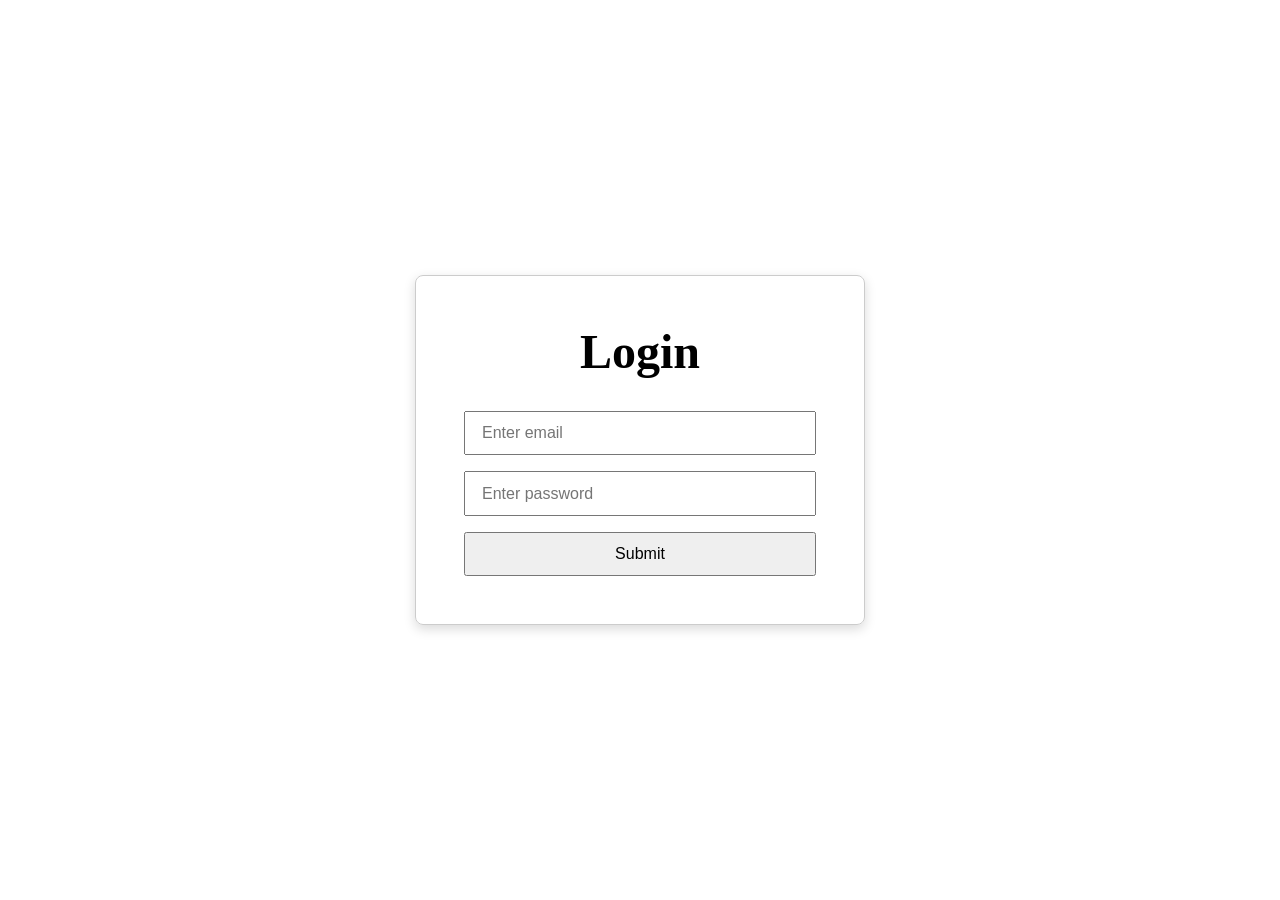
<file: index.html>
<!DOCTYPE html>
<html lang="en">

<head>
    <meta charset="UTF-8">
    <meta name="viewport" content="width=device-width, initial-scale=1.0">
    <title>Login</title>
    <link rel="stylesheet" href="login/loginStyle.css">
</head>

<body>
    <div class="login">
        <h1>Login</h1>
        <form action="#" class="form">
            <input type="email" name="email" id="userEmail" placeholder="Enter email">
            <input type="password" name="password" id="password" placeholder="Enter password">
            <button type="submit">Submit</button>
        </form>
    </div>

    <script src="login/loginJS.js"></script>
</body>

</html>
</file>
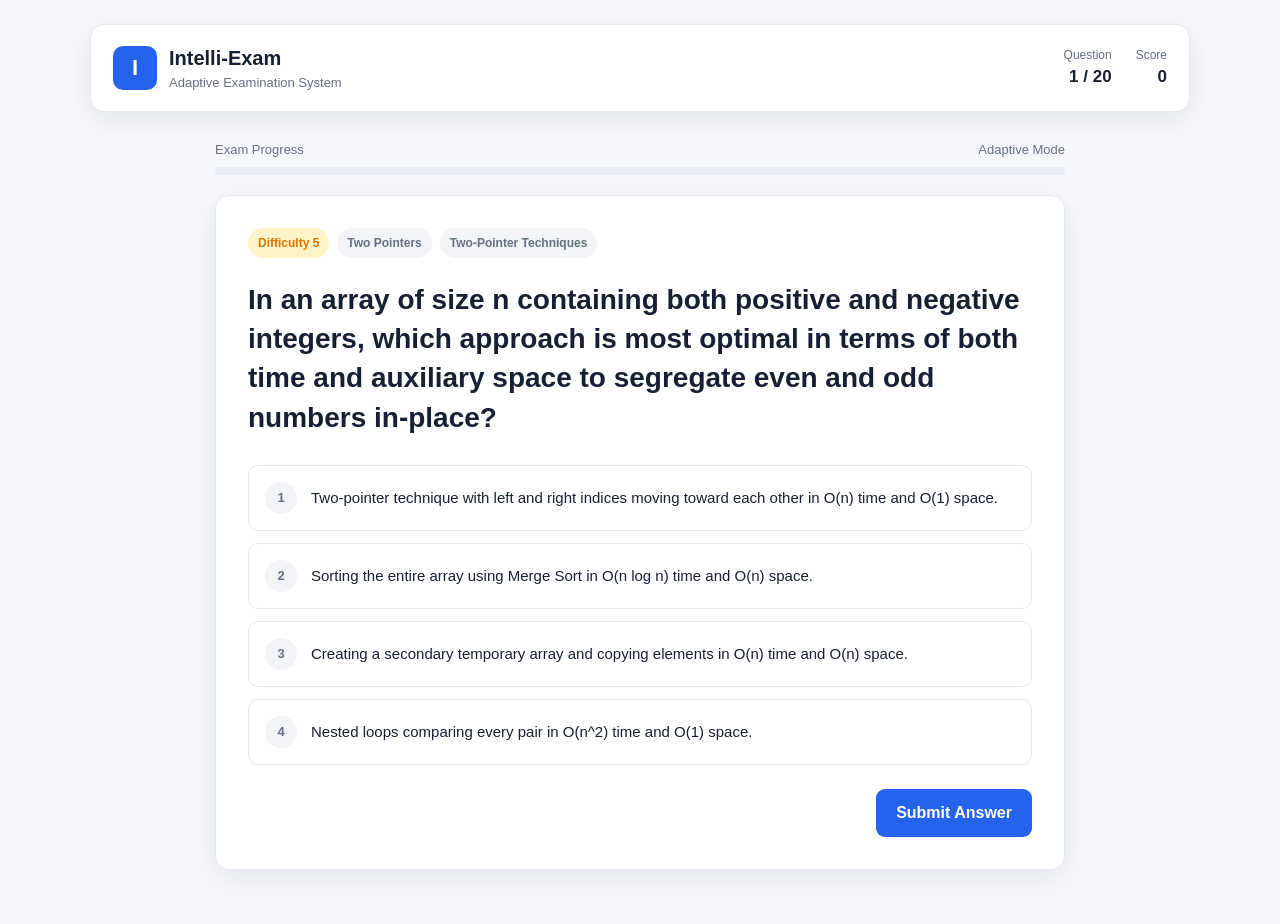
<file: examPage/index.html>
<!DOCTYPE html>
<html lang="en">
<head>
    <meta charset="UTF-8">
    <meta name="viewport" content="width=device-width, initial-scale=1.0">

    <title>Intelli-Exam | Adaptive Examination System</title>

    <link rel="stylesheet" href="style.css">
</head>

<body>

    <!-- =========================
         LOADING STATE
    ========================== -->
    <div id="loading-state" class="state-container">
        <div class="loader"></div>
        <h2>Preparing your adaptive exam...</h2>
        <p>Loading questions and initializing Intelli-Exam.</p>
    </div>


    <!-- =========================
         ERROR STATE
    ========================== -->
    <div id="error-state" class="state-container" style="display: none;">
        <div class="error-icon">!</div>
        <h2>Unable to Start Exam</h2>
        <p id="error-message"></p>
    </div>


    <!-- =========================
         EXAM CONTAINER
    ========================== -->
    <main id="exam-container" style="display: none;">

        <!-- Header -->
        <header class="exam-header">

            <div class="brand">
                <div class="brand-icon">I</div>

                <div>
                    <h1>Intelli-Exam</h1>
                    <p>Adaptive Examination System</p>
                </div>
            </div>


            <div class="header-stats">

                <div class="stat">
                    <span class="stat-label">Question</span>
                    <span class="stat-value">
                        <span id="question-number">1</span> /
                        <span id="total-questions">0</span>
                    </span>
                </div>

                <div class="stat">
                    <span class="stat-label">Score</span>
                    <span class="stat-value" id="current-score">0</span>
                </div>

            </div>

        </header>


        <!-- Main Exam Content -->
        <section class="exam-content">

            <!-- Progress -->
            <div class="progress-section">

                <div class="progress-label">
                    <span>Exam Progress</span>
                    <span>Adaptive Mode</span>
                </div>

                <div class="progress-track">
                    <div id="progress-bar"></div>
                </div>

            </div>


            <!-- Question Card -->
            <section class="question-card">

                <!-- Tags -->
                <div class="question-tags">
                    <span id="difficulty-badge" class="badge">
                        Difficulty
                    </span>

                    <span id="topic-tag" class="tag">
                        Topic
                    </span>

                    <span id="subtopic-tag" class="tag">
                        Subtopic
                    </span>
                </div>


                <!-- Question -->
                <h2 id="question-text">
                    Your question will appear here.
                </h2>


                <!-- Options inserted dynamically by script.js -->
                <div id="options-container"></div>


                <!-- Validation -->
                <p id="validation-msg" style="display: none;">
                    Please select an option before submitting.
                </p>


                <!-- Action Buttons -->
                <div class="actions">

                    <button id="submit-btn" class="btn btn-primary">
                        Submit Answer
                    </button>

                    <button id="next-btn"
                            class="btn btn-secondary"
                            style="display: none;">
                        Next Question →
                    </button>

                </div>

            </section>


            <!-- Feedback -->
            <section id="feedback-container" style="display: none;">

                <div class="feedback-main">

                    <div id="feedback-icon" class="feedback-icon">
                        ✓
                    </div>

                    <div>
                        <h3 id="feedback-title"></h3>
                        <p id="feedback-text"></p>
                    </div>

                </div>


                <div class="algorithm-box">

                    <span class="algorithm-label">
                        Adaptive Engine Decision
                    </span>

                    <p id="algorithm-insight"></p>

                </div>

            </section>

        </section>

    </main>


    <!-- =========================
         FINISHED STATE
    ========================== -->
    <section id="finished-state"
             class="state-container results-container"
             style="display: none;">

        <div class="result-icon">✓</div>

        <h1>Exam Completed</h1>

        <p class="result-subtitle">
            Here is your performance summary.
        </p>


        <!-- Result Statistics -->
        <div class="result-grid">

            <div class="result-card">
                <span class="result-label">Final Score</span>
                <strong id="final-score">0 / 0</strong>
            </div>

            <div class="result-card">
                <span class="result-label">Accuracy</span>
                <strong id="final-accuracy">0%</strong>
            </div>

            <div class="result-card">
                <span class="result-label">Questions Attempted</span>
                <strong id="final-total">0</strong>
            </div>

            <div class="result-card">
                <span class="result-label">Highest Difficulty</span>
                <strong id="highest-difficulty">N/A</strong>
            </div>

        </div>


        <!-- History -->
        <div class="history-section">

            <div class="section-heading">
                <h2>Question History</h2>
                <p>Review how the adaptive engine adjusted your exam.</p>
            </div>

            <div id="history-container"></div>

        </div>


        <!-- Restart -->
        <button id="restart-btn" class="btn btn-primary restart-btn">
            Restart Exam
        </button>

    </section>


    <!-- JavaScript -->
    <script src="script.js"></script>

</body>
</html>
</file>
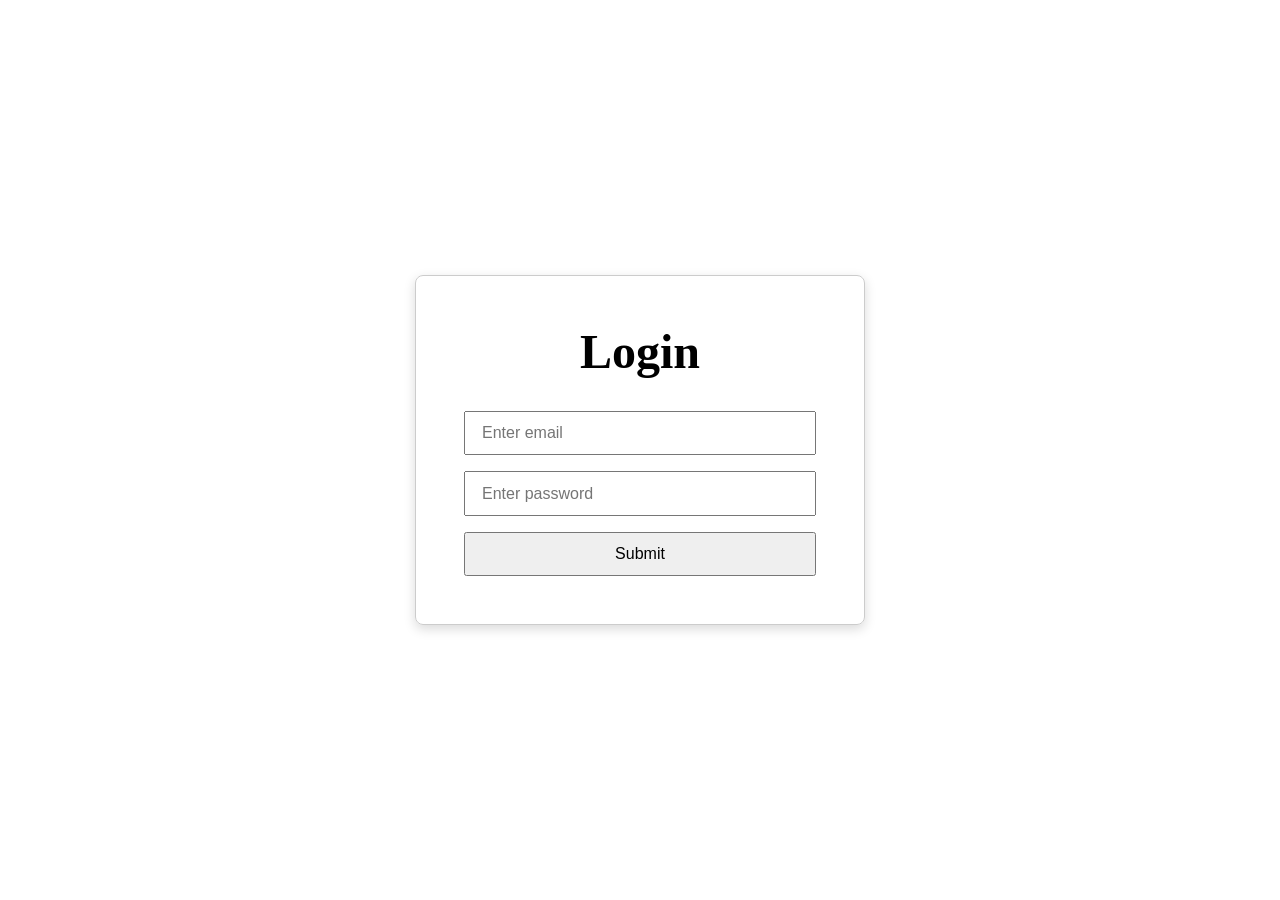
<file: login/index.html>
<!DOCTYPE html>
<html lang="en">

<head>
    <meta charset="UTF-8">
    <meta name="viewport" content="width=device-width, initial-scale=1.0">
    <title>Login</title>
    <link rel="stylesheet" href="loginStyle.css">
</head>

<body>
    <div class="login">
        <h1>Login</h1>
        <form action="#" class="form">
            <input type="email" name="email" id="userEmail" placeholder="Enter email">
            <input type="password" name="password" id="password" placeholder="Enter password">
            <button type="submit">Submit</button>
        </form>
    </div>

    <script src="loginJS.js"></script>
</body>

</html>
</file>
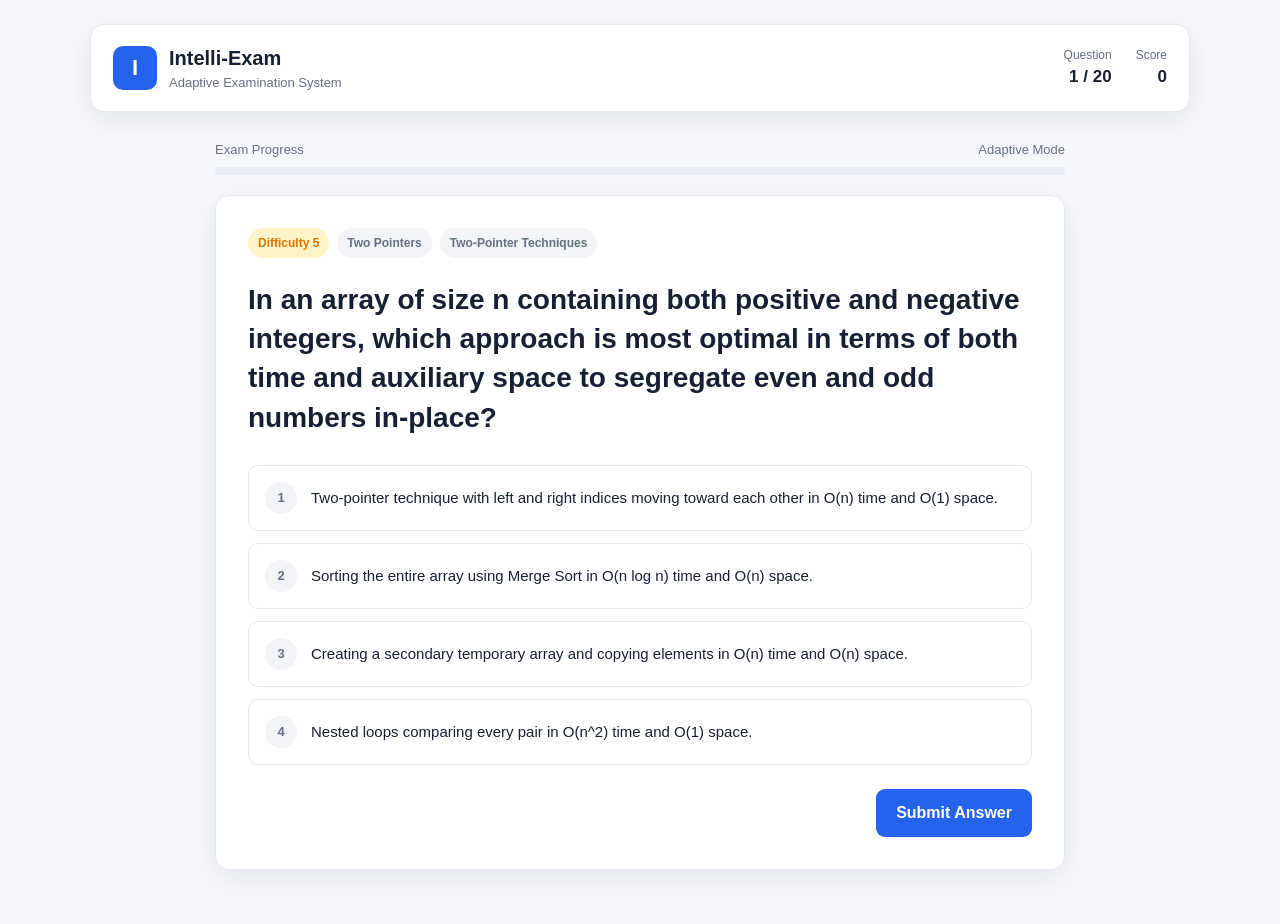
<file: examPage/examPage.html>
<!DOCTYPE html>
<html lang="en">
<head>
    <meta charset="UTF-8">
    <meta name="viewport" content="width=device-width, initial-scale=1.0">

    <title>Intelli-Exam | Adaptive Examination System</title>

    <link rel="stylesheet" href="style.css">
</head>

<body>

    <!-- =========================
         LOADING STATE
    ========================== -->
    <div id="loading-state" class="state-container">
        <div class="loader"></div>
        <h2>Preparing your adaptive exam...</h2>
        <p>Loading questions and initializing Intelli-Exam.</p>
    </div>


    <!-- =========================
         ERROR STATE
    ========================== -->
    <div id="error-state" class="state-container" style="display: none;">
        <div class="error-icon">!</div>
        <h2>Unable to Start Exam</h2>
        <p id="error-message"></p>
    </div>


    <!-- =========================
         EXAM CONTAINER
    ========================== -->
    <main id="exam-container" style="display: none;">

        <!-- Header -->
        <header class="exam-header">

            <div class="brand">
                <div class="brand-icon">I</div>

                <div>
                    <h1>Intelli-Exam</h1>
                    <p>Adaptive Examination System</p>
                </div>
            </div>


            <div class="header-stats">

                <div class="stat">
                    <span class="stat-label">Question</span>
                    <span class="stat-value">
                        <span id="question-number">1</span> /
                        <span id="total-questions">0</span>
                    </span>
                </div>

                <div class="stat">
                    <span class="stat-label">Score</span>
                    <span class="stat-value" id="current-score">0</span>
                </div>

            </div>

        </header>


        <!-- Main Exam Content -->
        <section class="exam-content">

            <!-- Progress -->
            <div class="progress-section">

                <div class="progress-label">
                    <span>Exam Progress</span>
                    <span>Adaptive Mode</span>
                </div>

                <div class="progress-track">
                    <div id="progress-bar"></div>
                </div>

            </div>


            <!-- Question Card -->
            <section class="question-card">

                <!-- Tags -->
                <div class="question-tags">
                    <span id="difficulty-badge" class="badge">
                        Difficulty
                    </span>

                    <span id="topic-tag" class="tag">
                        Topic
                    </span>

                    <span id="subtopic-tag" class="tag">
                        Subtopic
                    </span>
                </div>


                <!-- Question -->
                <h2 id="question-text">
                    Your question will appear here.
                </h2>


                <!-- Options inserted dynamically by script.js -->
                <div id="options-container"></div>


                <!-- Validation -->
                <p id="validation-msg" style="display: none;">
                    Please select an option before submitting.
                </p>


                <!-- Action Buttons -->
                <div class="actions">

                    <button id="submit-btn" class="btn btn-primary">
                        Submit Answer
                    </button>

                    <button id="next-btn"
                            class="btn btn-secondary"
                            style="display: none;">
                        Next Question →
                    </button>

                </div>

            </section>


            <!-- Feedback -->
            <section id="feedback-container" style="display: none;">

                <div class="feedback-main">

                    <div id="feedback-icon" class="feedback-icon">
                        ✓
                    </div>

                    <div>
                        <h3 id="feedback-title"></h3>
                        <p id="feedback-text"></p>
                    </div>

                </div>


                <div class="algorithm-box">

                    <span class="algorithm-label">
                        Adaptive Engine Decision
                    </span>

                    <p id="algorithm-insight"></p>

                </div>

            </section>

        </section>

    </main>


    <!-- =========================
         FINISHED STATE
    ========================== -->
    <section id="finished-state"
             class="state-container results-container"
             style="display: none;">

        <div class="result-icon">✓</div>

        <h1>Exam Completed</h1>

        <p class="result-subtitle">
            Here is your performance summary.
        </p>


        <!-- Result Statistics -->
        <div class="result-grid">

            <div class="result-card">
                <span class="result-label">Final Score</span>
                <strong id="final-score">0 / 0</strong>
            </div>

            <div class="result-card">
                <span class="result-label">Accuracy</span>
                <strong id="final-accuracy">0%</strong>
            </div>

            <div class="result-card">
                <span class="result-label">Questions Attempted</span>
                <strong id="final-total">0</strong>
            </div>

            <div class="result-card">
                <span class="result-label">Highest Difficulty</span>
                <strong id="highest-difficulty">N/A</strong>
            </div>

        </div>


        <!-- History -->
        <div class="history-section">

            <div class="section-heading">
                <h2>Question History</h2>
                <p>Review how the adaptive engine adjusted your exam.</p>
            </div>

            <div id="history-container"></div>

        </div>


        <!-- Restart -->
        <button id="restart-btn" class="btn btn-primary restart-btn">
            Restart Exam
        </button>

    </section>


    <!-- JavaScript -->
    <script src="script.js"></script>

</body>
</html>
</file>
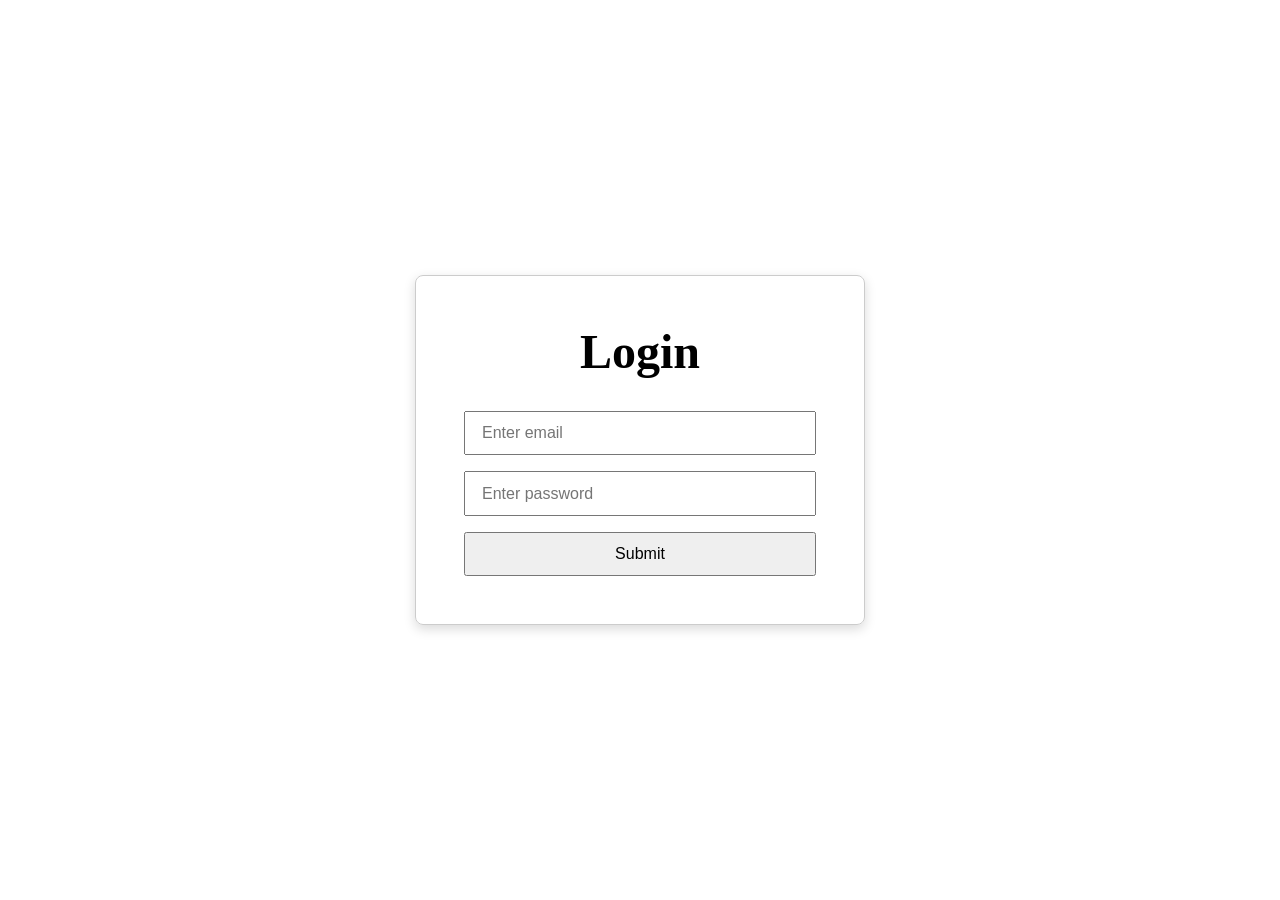
<file: login/loginPage.html>
<!DOCTYPE html>
<html lang="en">

<head>
    <meta charset="UTF-8">
    <meta name="viewport" content="width=device-width, initial-scale=1.0">
    <title>Login</title>
    <link rel="stylesheet" href="loginStyle.css">
</head>

<body>
    <div class="login">
        <h1>Login</h1>
        <form action="#" class="form">
            <input type="email" name="email" id="userEmail" placeholder="Enter email">
            <input type="password" name="password" id="password" placeholder="Enter password">
            <button type="submit">Submit</button>
        </form>
    </div>

    <script src="loginJS.js"></script>
</body>

</html>
</file>
<file: login/loginStyle.css>
* {
    margin: 0;
    padding: 0;
    box-sizing: border-box;
}

body {
    /* background: #0d0a2d;
    color: white; */
    height: 100vh;
    display: flex;
    justify-content: center;
    align-items: center;
}

.login {
    width: 100%;
    max-width: 450px;
    border: 1px solid #ccc;
    border-radius: 8px;
    box-shadow: 0 4px 12px rgba(0, 0, 0, 0.15);
    padding: 3rem;
}

.form {
    display: flex;
    flex-direction: column;
    gap: 1rem;
    width: 100%;
}

.login h1 {
    font-size: 3rem;
    text-align: center;
    margin-bottom: 2rem;
}

.form input,
.form button {
    padding: .7rem 1rem;
    font-size: 1rem;
    width: 100%;
}
</file>
<file: examPage/style.css>
/* =========================================
   1. VARIABLES & RESET
========================================= */

:root {
    --primary-color: #2563eb;
    --primary-dark: #1d4ed8;
    --primary-light: #dbeafe;

    --background: #f5f7fb;
    --surface: #ffffff;

    --text-primary: #172033;
    --text-secondary: #667085;
    --border-color: #e4e7ec;

    --success-color: #16a34a;
    --success-light: #dcfce7;

    --danger-color: #dc2626;
    --danger-light: #fee2e2;

    --warning-color: #d97706;

    --shadow: 0 8px 30px rgba(15, 23, 42, 0.08);

    --radius: 14px;
}


* {
    box-sizing: border-box;
    margin: 0;
    padding: 0;
}


body {
    min-height: 100vh;

    font-family: Arial, Helvetica, sans-serif;

    background: var(--background);
    color: var(--text-primary);

    line-height: 1.5;
}


/* =========================================
   2. LOADING / ERROR / GENERAL STATES
========================================= */

.state-container {
    width: min(900px, calc(100% - 32px));

    margin: 0 auto;
    padding: 80px 24px;

    text-align: center;
}


.state-container h1,
.state-container h2 {
    margin-bottom: 10px;
}


.state-container p {
    color: var(--text-secondary);
}


.loader {
    width: 42px;
    height: 42px;

    margin: 0 auto 20px;

    border: 4px solid var(--border-color);
    border-top-color: var(--primary-color);
    border-radius: 50%;

    animation: spin 0.8s linear infinite;
}


@keyframes spin {
    to {
        transform: rotate(360deg);
    }
}


.error-icon,
.result-icon {
    width: 60px;
    height: 60px;

    display: flex;
    align-items: center;
    justify-content: center;

    margin: 0 auto 20px;

    border-radius: 50%;

    font-size: 30px;
    font-weight: bold;
}


.error-icon {
    background: var(--danger-light);
    color: var(--danger-color);
}


.result-icon {
    background: var(--success-light);
    color: var(--success-color);
}


/* =========================================
   3. EXAM HEADER
========================================= */

.exam-header {
    width: min(1100px, calc(100% - 32px));

    margin: 24px auto 0;
    padding: 18px 22px;

    display: flex;
    justify-content: space-between;
    align-items: center;
    gap: 20px;

    background: var(--surface);
    border: 1px solid var(--border-color);
    border-radius: var(--radius);
    box-shadow: var(--shadow);
}


.brand {
    display: flex;
    align-items: center;
    gap: 12px;
}


.brand-icon {
    width: 44px;
    height: 44px;

    display: flex;
    align-items: center;
    justify-content: center;

    background: var(--primary-color);
    color: white;

    border-radius: 10px;

    font-weight: bold;
    font-size: 22px;
}


.brand h1 {
    font-size: 20px;
}


.brand p {
    color: var(--text-secondary);
    font-size: 13px;
}


.header-stats {
    display: flex;
    gap: 24px;
}


.stat {
    display: flex;
    flex-direction: column;
    align-items: flex-end;
}


.stat-label {
    color: var(--text-secondary);
    font-size: 12px;
}


.stat-value {
    font-size: 17px;
    font-weight: 700;
}


/* =========================================
   4. MAIN EXAM CONTENT
========================================= */

.exam-content {
    width: min(850px, calc(100% - 32px));

    margin: 28px auto 50px;
}


.progress-section {
    margin-bottom: 20px;
}


.progress-label {
    display: flex;
    justify-content: space-between;

    margin-bottom: 8px;

    color: var(--text-secondary);
    font-size: 13px;
}


.progress-track {
    height: 8px;

    overflow: hidden;

    background: #e8edf5;
    border-radius: 100px;
}


#progress-bar {
    width: 0%;
    height: 100%;

    background: var(--primary-color);
    border-radius: inherit;

    transition: width 0.35s ease;
}


/* =========================================
   5. QUESTION CARD
========================================= */

.question-card {
    padding: 32px;

    background: var(--surface);
    border: 1px solid var(--border-color);
    border-radius: var(--radius);
    box-shadow: var(--shadow);
}


.question-tags {
    display: flex;
    flex-wrap: wrap;
    gap: 8px;

    margin-bottom: 22px;
}


.badge,
.tag {
    display: inline-flex;
    align-items: center;

    padding: 6px 10px;

    border-radius: 100px;

    font-size: 12px;
    font-weight: 600;
}


.badge {
    background: var(--primary-light);
    color: var(--primary-dark);
}


.tag {
    background: #f2f4f7;
    color: var(--text-secondary);
}


/* Difficulty colors required by script.js */

.difficulty-1,
.difficulty-2,
.difficulty-3 {
    background: var(--success-light);
    color: var(--success-color);
}


.difficulty-4,
.difficulty-5,
.difficulty-6,
.difficulty-7 {
    background: #fef3c7;
    color: var(--warning-color);
}


.difficulty-8,
.difficulty-9,
.difficulty-10 {
    background: var(--danger-light);
    color: var(--danger-color);
}


#question-text {
    margin-bottom: 28px;

    font-size: clamp(20px, 3vw, 28px);
    line-height: 1.4;
}


/* =========================================
   6. OPTIONS
========================================= */

#options-container {
    display: grid;
    gap: 12px;
}


.option-card {
    display: flex;
    align-items: center;
    gap: 14px;

    padding: 16px;

    background: var(--surface);
    border: 1px solid var(--border-color);
    border-radius: 10px;

    cursor: pointer;

    transition:
        border-color 0.2s ease,
        background 0.2s ease,
        transform 0.2s ease;
}


.option-card:hover {
    border-color: var(--primary-color);
    background: #f8faff;

    transform: translateY(-1px);
}


.option-card.selected {
    border-color: var(--primary-color);
    background: var(--primary-light);
}


.option-card.correct {
    border-color: var(--success-color);
    background: var(--success-light);
}


.option-card.incorrect {
    border-color: var(--danger-color);
    background: var(--danger-light);
}


.option-num {
    width: 32px;
    height: 32px;

    flex-shrink: 0;

    display: flex;
    align-items: center;
    justify-content: center;

    border-radius: 50%;

    background: #f2f4f7;
    color: var(--text-secondary);

    font-size: 13px;
    font-weight: 700;
}


.option-card.selected .option-num {
    background: var(--primary-color);
    color: white;
}


.option-card.correct .option-num {
    background: var(--success-color);
    color: white;
}


.option-card.incorrect .option-num {
    background: var(--danger-color);
    color: white;
}


.option-text {
    font-size: 15px;
}


/* =========================================
   7. VALIDATION & BUTTONS
========================================= */

#validation-msg {
    margin-top: 14px;

    color: var(--danger-color);
    font-size: 14px;
}


.actions {
    display: flex;
    justify-content: flex-end;

    margin-top: 24px;
}


.btn {
    border: none;
    border-radius: 9px;

    padding: 12px 20px;

    font: inherit;
    font-weight: 600;

    cursor: pointer;

    transition:
        transform 0.2s ease,
        background 0.2s ease;
}


.btn:hover {
    transform: translateY(-1px);
}


.btn-primary {
    background: var(--primary-color);
    color: white;
}


.btn-primary:hover {
    background: var(--primary-dark);
}


.btn-secondary {
    background: var(--text-primary);
    color: white;
}


/* =========================================
   8. FEEDBACK
========================================= */

#feedback-container {
    margin-top: 20px;
    padding: 22px;

    background: var(--surface);
    border: 1px solid var(--border-color);
    border-radius: var(--radius);
    box-shadow: var(--shadow);
}


.feedback-main {
    display: flex;
    align-items: flex-start;
    gap: 14px;
}


.feedback-icon {
    width: 42px;
    height: 42px;

    flex-shrink: 0;

    display: flex;
    align-items: center;
    justify-content: center;

    border-radius: 50%;

    font-size: 20px;
    font-weight: bold;
}


.feedback-correct .feedback-icon {
    background: var(--success-light);
    color: var(--success-color);
}


.feedback-incorrect .feedback-icon {
    background: var(--danger-light);
    color: var(--danger-color);
}


#feedback-title {
    margin-bottom: 4px;
}


#feedback-text {
    color: var(--text-secondary);
}


.algorithm-box {
    margin-top: 18px;
    padding: 14px;

    background: #f8fafc;
    border-left: 3px solid var(--primary-color);
    border-radius: 6px;
}


.algorithm-label {
    display: block;

    margin-bottom: 5px;

    color: var(--primary-dark);
    font-size: 12px;
    font-weight: 700;
}


#algorithm-insight {
    color: var(--text-secondary);
    font-size: 14px;
}


/* =========================================
   9. RESULTS
========================================= */

.results-container {
    max-width: 1000px;

    padding-top: 50px;
    padding-bottom: 50px;
}


.result-subtitle {
    margin-bottom: 30px;
}


.result-grid {
    display: grid;
    grid-template-columns: repeat(4, 1fr);
    gap: 14px;

    margin-bottom: 40px;
}


.result-card {
    padding: 20px;

    background: var(--surface);
    border: 1px solid var(--border-color);
    border-radius: 12px;

    box-shadow: var(--shadow);
}


.result-label {
    display: block;

    margin-bottom: 8px;

    color: var(--text-secondary);
    font-size: 12px;
}


.result-card strong {
    font-size: 22px;
}


.history-section {
    text-align: left;
}


.section-heading {
    margin-bottom: 18px;
}


.section-heading h2 {
    margin-bottom: 4px;
}


.section-heading p {
    font-size: 14px;
}


#history-container {
    display: grid;
    gap: 12px;
}


.history-item {
    padding: 18px;

    background: var(--surface);
    border: 1px solid var(--border-color);
    border-radius: 10px;

    text-align: left;
}


.history-correct {
    border-left: 4px solid var(--success-color);
}


.history-incorrect {
    border-left: 4px solid var(--danger-color);
}


.history-header {
    display: flex;
    justify-content: space-between;
    align-items: flex-start;
    gap: 12px;

    margin-bottom: 10px;
}


.history-qnum {
    font-weight: 600;
}


.history-details {
    color: var(--text-secondary);
    font-size: 13px;
}


.history-insight {
    margin-top: 12px;

    color: var(--text-secondary);
    font-size: 13px;
}


.restart-btn {
    margin-top: 30px;
}


/* =========================================
   10. RESPONSIVE DESIGN
========================================= */

@media (max-width: 700px) {

    .exam-header {
        flex-direction: column;
        align-items: flex-start;
    }


    .header-stats {
        width: 100%;
        justify-content: space-between;
    }


    .stat {
        align-items: flex-start;
    }


    .question-card {
        padding: 22px;
    }


    .result-grid {
        grid-template-columns: repeat(2, 1fr);
    }


    .history-header {
        flex-direction: column;
    }

}


@media (max-width: 450px) {

    .exam-header,
    .exam-content {
        width: min(100% - 20px, 850px);
    }


    .question-card {
        padding: 18px;
    }


    .result-grid {
        grid-template-columns: 1fr;
    }


    .option-card {
        padding: 13px;
    }

}
</file>
